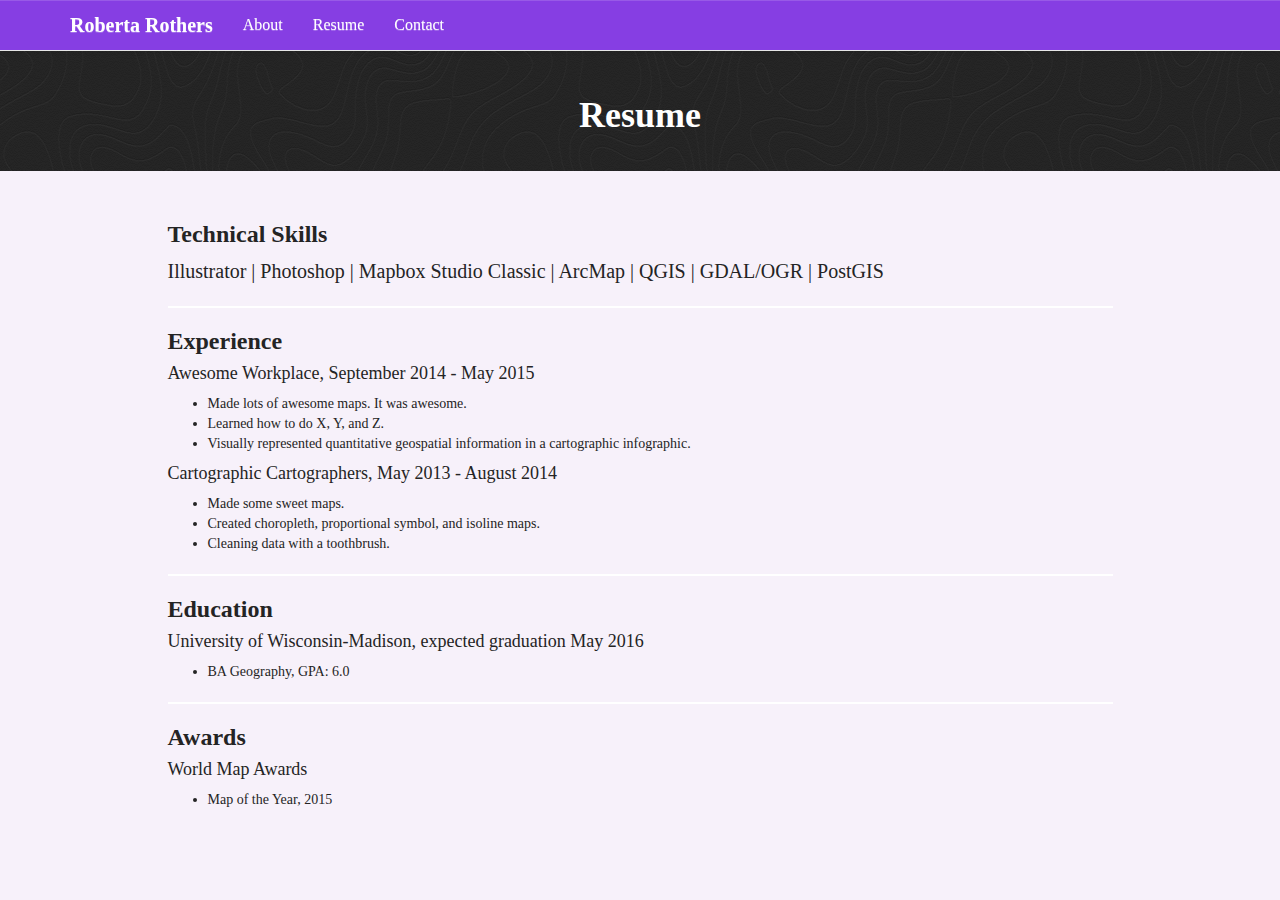
<file: resume.html>
<!DOCTYPE html>
<html lang="en">
	<head>
		<meta charset="utf-8">
		<meta name="viewport" content="width=device-width, initial-scale=1">
		<title>Roberta Rothers</title>
		<!-- <link href='https://fonts.googleapis.com/css?family=Montserrat:400,700' rel='stylesheet' type='text/css'> -->

		<!--put your Bootstrap stylesheet links below this comment and above style.css-->
		<link rel="stylesheet" href="css/bootstrap.min.css">
		<link rel="stylesheet" href="css/bootstrap-theme.min.css">
		<link rel="stylesheet" href="css/style.css">
		<!--[if IE<9]>
			<link rel="stylesheet" href="css/style.ie.css">
		<![endif]-->
	</head>

	<body>
		<nav class="navbar navbar-default navbar-fixed-top"> <!-- Create the navbar -->
      <div class="container">
        <div class="navbar-header"> <!-- Create the navbar -->
          <button type="button" class="navbar-toggle collapsed" data-toggle="collapse" data-target="#navbar" aria-expanded="false" aria-controls="navbar">
            <span class="sr-only">Toggle navigation</span>
						<span class="glyphicon glyphicon-menu-hamburger"></span><span class="mobile-menu"> Menu</span>
		      </button> <!-- Hamburger button for smaller devices -->
					<a class="navbar-brand" href="index.html">Roberta Rothers</a> <!-- Brand -->
		    </div>

		    <!-- Collect the nav links, forms, and other content for toggling -->
		    <div id="navbar" class="collapse navbar-collapse">
		      <ul class="nav navbar-nav">
		        <li><a href="about.html">About</a></li>
						<li><a href="resume.html">Resume</a></li>
		        <li><a href="contact.html">Contact</a></li>
		      </ul>
		    </div> <!--/.navbar-collapse -->
		  </div> <!--/.container -->
		</nav> <!--/navigation bar -->

		<div class="jumbotron">
      <div class="container">
        <h2>Resume</h2>
      </div>
    </div>

    <div class="container">
      <div class="row">
        <div class="col-md-10 col-md-offset-1 resume">
          <h3>Technical Skills</h3>
          <p>
            Illustrator | Photoshop | Mapbox Studio Classic | ArcMap | QGIS | GDAL/OGR | PostGIS
          </p>
          <hr>
          <h3>Experience</h3>
          <h4>Awesome Workplace, September 2014 - May 2015</h4>
          <ul>
            <li>Made lots of awesome maps. It was awesome.</li>
            <li>Learned how to do X, Y, and Z.</li>
            <li>Visually represented quantitative geospatial information in a cartographic infographic.</li>
          </ul>
          <h4>Cartographic Cartographers, May 2013 - August 2014</h4>
          <ul>
            <li>Made some sweet maps.</li>
            <li>Created choropleth, proportional symbol, and isoline maps.</li>
            <li>Cleaning data with a toothbrush.</li>
          </ul>
          <hr>
          <h3>Education</h3>
          <h4>University of Wisconsin-Madison, expected graduation May 2016</h4>
          <ul>
            <li>BA Geography, GPA: 6.0</li>
          </ul>
          <hr>
          <h3>Awards</h3>
          <h4>World Map Awards</h4>
          <ul>
            <li>Map of the Year, 2015</li>
          </ul>
        </div>

        </div>

      </div>

    </div>

		<!--put your external script links here-->
		<script type="text/javascript" src="lib/jquery-1.11.3.js"></script>
		<script type="text/javascript" src="lib/bootstrap.min.js"></script>
	</body>
</html>
</file>
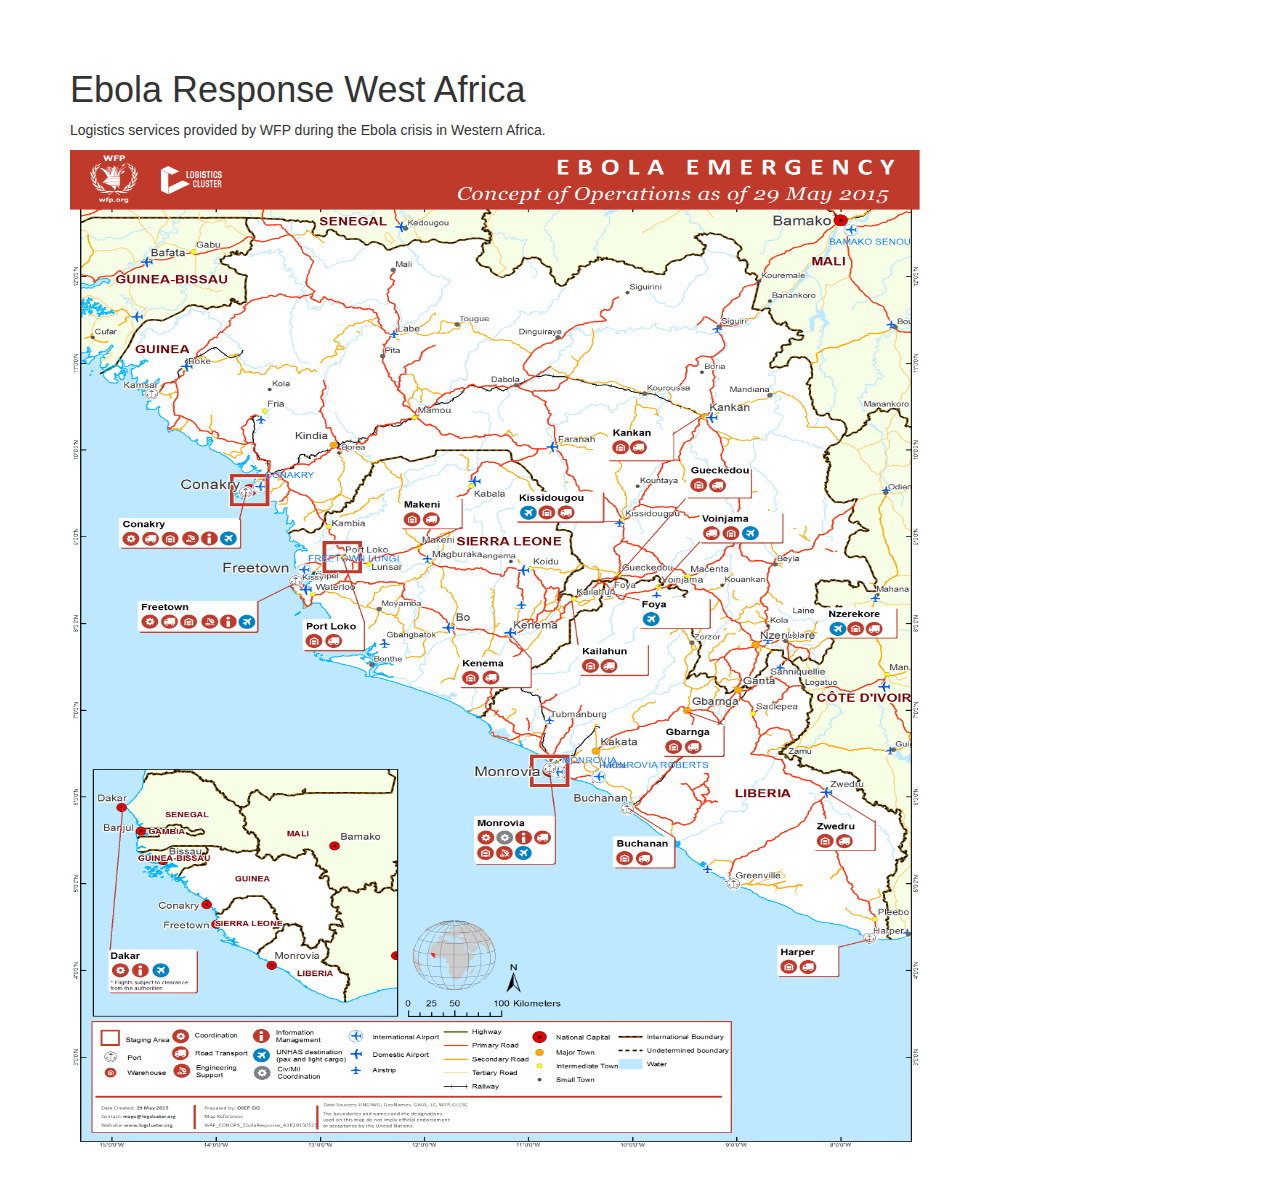
<file: portfolio/portfolioimages/EbolaResponse.html>
<!DOCTYPE html>
<html class="full" lang="en">
<!-- Make sure the <html> tag is set to the .full CSS class. Change the background image in the full.css file. -->

<head>

    <meta charset="utf-8">
    <meta http-equiv="X-UA-Compatible" content="IE=edge">
    <meta name="viewport" content="width=device-width, initial-scale=1">
    <meta name="description" content="">
    <meta name="author" content="">

    <title>Ebola Response</title>

    <!-- Bootstrap Core CSS -->
    <link href="css/bootstrap.min.css" rel="stylesheet">

    <!-- Custom CSS -->
    <link href="css/the-big-picture.css" rel="stylesheet">

    <!-- HTML5 Shim and Respond.js IE8 support of HTML5 elements and media queries -->
    <!-- WARNING: Respond.js doesn't work if you view the page via file:// -->
    <!--[if lt IE 9]>
        <script src="https://oss.maxcdn.com/libs/html5shiv/3.7.0/html5shiv.js"></script>
        <script src="https://oss.maxcdn.com/libs/respond.js/1.4.2/respond.min.js"></script>
    <![endif]-->

</head>

<body>

    <!-- Navigation -->
<!--     <nav class="navbar navbar-inverse navbar-fixed-bottom" role="navigation"> -->
<!--         <div class="container">
 -->            <!-- Brand and toggle get grouped for better mobile display -->
            <!-- <div class="navbar-header">
                <button type="button" class="navbar-toggle" data-toggle="collapse" data-target="#bs-example-navbar-collapse-1">
                    <span class="sr-only">Toggle navigation</span>
                    <span class="icon-bar"></span>
                    <span class="icon-bar"></span>
                    <span class="icon-bar"></span>
                </button>
                <a class="navbar-brand" href="#">Start Bootstrap</a>
            </div> -->
            <!-- Collect the nav links, forms, and other content for toggling -->
            <!-- <div class="collapse navbar-collapse" id="bs-example-navbar-collapse-1">
                <ul class="nav navbar-nav">
                    <li>
                        <a href="#">About</a>
                    </li>
                    <li>
                        <a href="#">Services</a>
                    </li>
                    <li>
                        <a href="#">Contact</a>
                    </li>
                </ul>
            </div> -->
            <!-- /.navbar-collapse -->
        <!-- </div> -->
        <!-- /.container -->
    </nav>

    <!-- Page Content -->
    <div class="container">
        <div class="row">
            <div class="col-md-6 col-sm-12">
                <h1>Ebola Response West Africa</h1>
				<p>Logistics services provided by WFP during the Ebola crisis in Western Africa.</p>
				<img src = "img/EbolaResponse.png" width="850px" height = "1000px" />
            </div>
        </div>
        <!-- /.row -->
    </div>
    <!-- /.container -->

    <!-- jQuery -->
    <script src="js/jquery.js"></script>

    <!-- Bootstrap Core JavaScript -->
    <script src="js/bootstrap.min.js"></script>

</body>

</html>
</file>
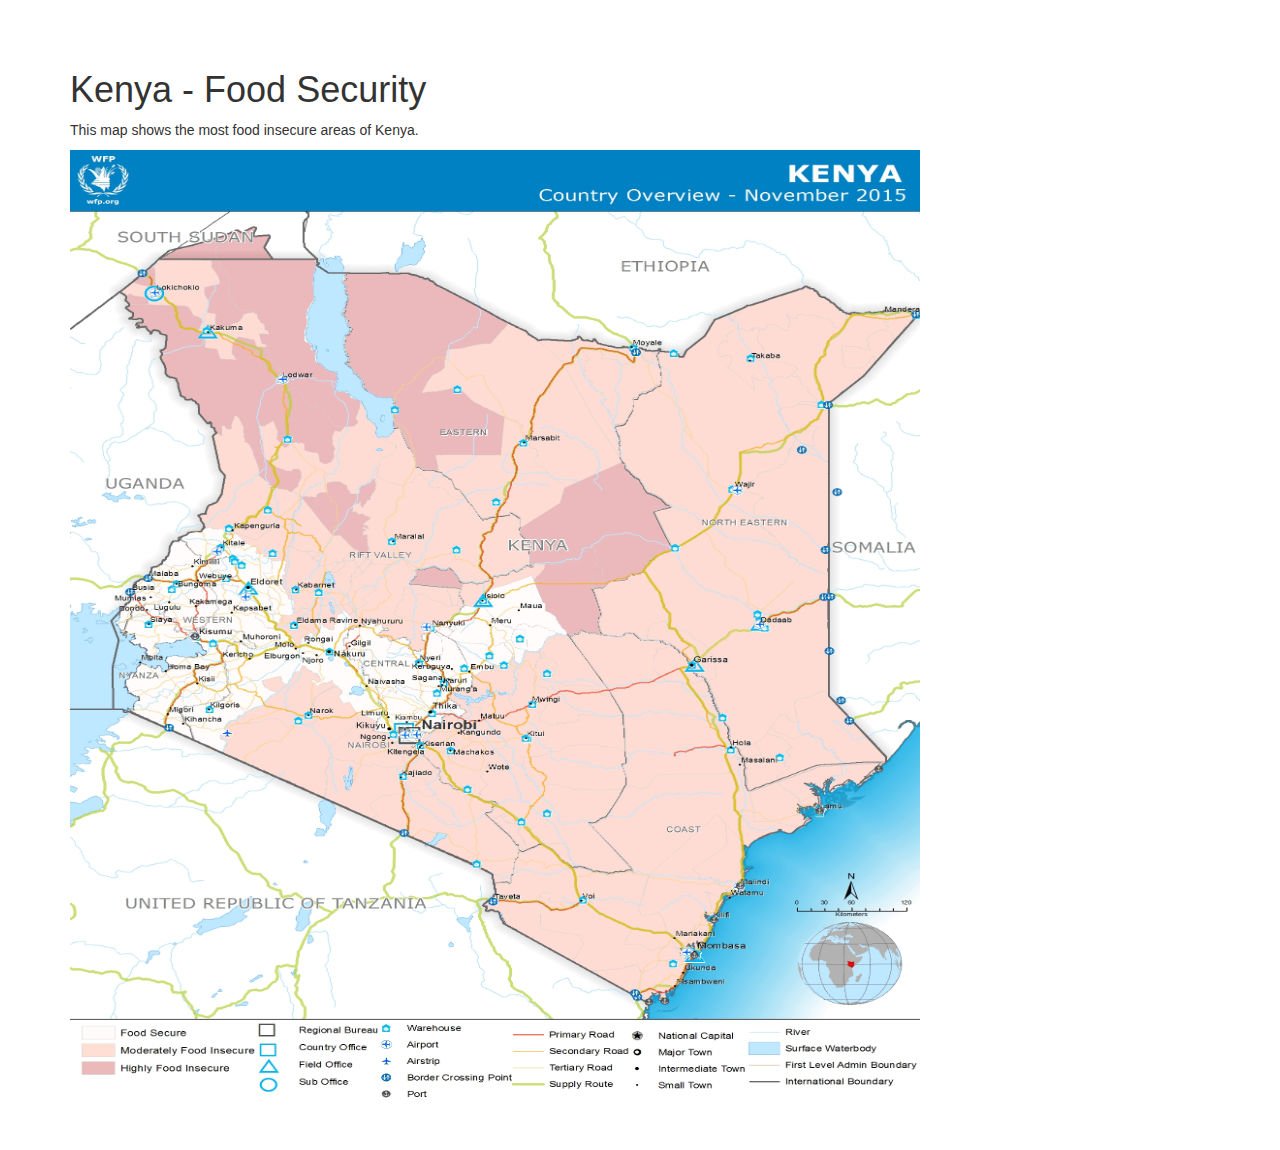
<file: portfolio/portfolioimages/Map for Rodney.html>
<!DOCTYPE html>
<html class="full" lang="en">
<!-- Make sure the <html> tag is set to the .full CSS class. Change the background image in the full.css file. -->

<head>

    <meta charset="utf-8">
    <meta http-equiv="X-UA-Compatible" content="IE=edge">
    <meta name="viewport" content="width=device-width, initial-scale=1">
    <meta name="description" content="">
    <meta name="author" content="">

    <title>Kenya - Food Security</title>

    <!-- Bootstrap Core CSS -->
    <link href="css/bootstrap.min.css" rel="stylesheet">

    <!-- Custom CSS -->
    <link href="css/the-big-picture.css" rel="stylesheet">

    <!-- HTML5 Shim and Respond.js IE8 support of HTML5 elements and media queries -->
    <!-- WARNING: Respond.js doesn't work if you view the page via file:// -->
    <!--[if lt IE 9]>
        <script src="https://oss.maxcdn.com/libs/html5shiv/3.7.0/html5shiv.js"></script>
        <script src="https://oss.maxcdn.com/libs/respond.js/1.4.2/respond.min.js"></script>
    <![endif]-->

</head>

<body>

    <!-- Navigation -->
<!--     <nav class="navbar navbar-inverse navbar-fixed-bottom" role="navigation"> -->
<!--         <div class="container">
 -->            <!-- Brand and toggle get grouped for better mobile display -->
            <!-- <div class="navbar-header">
                <button type="button" class="navbar-toggle" data-toggle="collapse" data-target="#bs-example-navbar-collapse-1">
                    <span class="sr-only">Toggle navigation</span>
                    <span class="icon-bar"></span>
                    <span class="icon-bar"></span>
                    <span class="icon-bar"></span>
                </button>
                <a class="navbar-brand" href="#">Start Bootstrap</a>
            </div> -->
            <!-- Collect the nav links, forms, and other content for toggling -->
            <!-- <div class="collapse navbar-collapse" id="bs-example-navbar-collapse-1">
                <ul class="nav navbar-nav">
                    <li>
                        <a href="#">About</a>
                    </li>
                    <li>
                        <a href="#">Services</a>
                    </li>
                    <li>
                        <a href="#">Contact</a>
                    </li>
                </ul>
            </div> -->
            <!-- /.navbar-collapse -->
        <!-- </div> -->
        <!-- /.container -->
    </nav>

    <!-- Page Content -->
    <div class="container">
        <div class="row">
            <div class="col-md-6 col-sm-12">
                <h1>Kenya - Food Security </h1>
				<p>This map shows the most food insecure areas of Kenya.</p>
				<img src = "img/Map for Rodney.jpg" width="850px" height = "950px" />
            </div>
        </div>
        <!-- /.row -->
    </div>
    <!-- /.container -->

    <!-- jQuery -->
    <script src="js/jquery.js"></script>

    <!-- Bootstrap Core JavaScript -->
    <script src="js/bootstrap.min.js"></script>

</body>

</html>
</file>
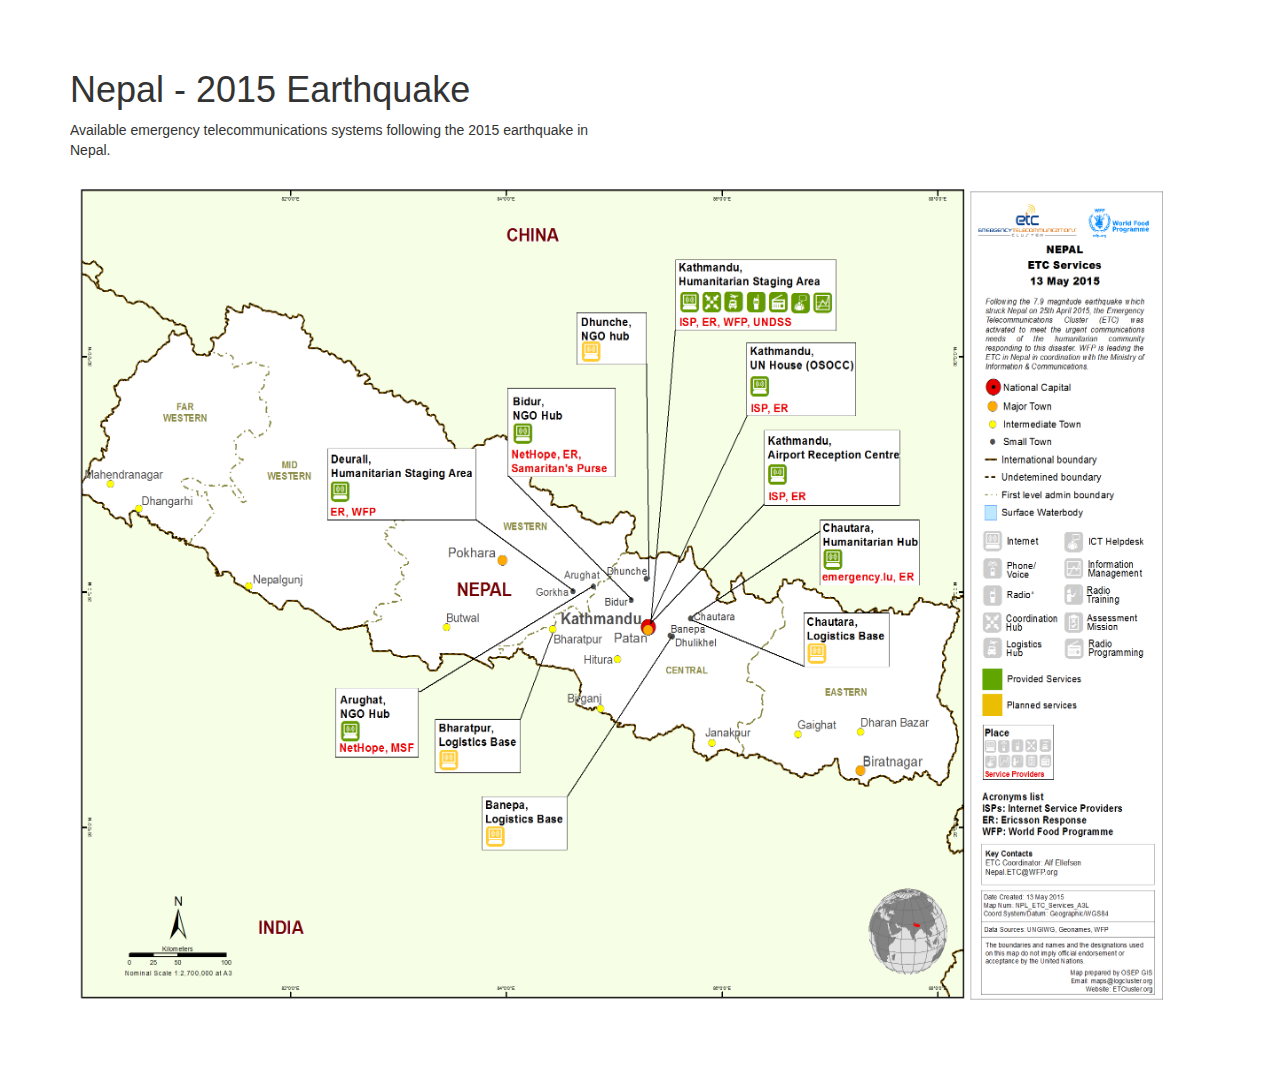
<file: portfolio/portfolioimages/NPL_ETC_Services.html>
<!DOCTYPE html>
<html class="full" lang="en">
<!-- Make sure the <html> tag is set to the .full CSS class. Change the background image in the full.css file. -->

<head>

    <meta charset="utf-8">
    <meta http-equiv="X-UA-Compatible" content="IE=edge">
    <meta name="viewport" content="width=device-width, initial-scale=1">
    <meta name="description" content="">
    <meta name="author" content="">

    <title>Nepal - 2015 Earthquake</title>

    <!-- Bootstrap Core CSS -->
    <link href="css/bootstrap.min.css" rel="stylesheet">

    <!-- Custom CSS -->
    <link href="css/the-big-picture.css" rel="stylesheet">

    <!-- HTML5 Shim and Respond.js IE8 support of HTML5 elements and media queries -->
    <!-- WARNING: Respond.js doesn't work if you view the page via file:// -->
    <!--[if lt IE 9]>
        <script src="https://oss.maxcdn.com/libs/html5shiv/3.7.0/html5shiv.js"></script>
        <script src="https://oss.maxcdn.com/libs/respond.js/1.4.2/respond.min.js"></script>
    <![endif]-->

</head>

<body>

    <!-- Navigation -->
<!--     <nav class="navbar navbar-inverse navbar-fixed-bottom" role="navigation"> -->
<!--         <div class="container">
 -->            <!-- Brand and toggle get grouped for better mobile display -->
            <!-- <div class="navbar-header">
                <button type="button" class="navbar-toggle" data-toggle="collapse" data-target="#bs-example-navbar-collapse-1">
                    <span class="sr-only">Toggle navigation</span>
                    <span class="icon-bar"></span>
                    <span class="icon-bar"></span>
                    <span class="icon-bar"></span>
                </button>
                <a class="navbar-brand" href="#">Start Bootstrap</a>
            </div> -->
            <!-- Collect the nav links, forms, and other content for toggling -->
            <!-- <div class="collapse navbar-collapse" id="bs-example-navbar-collapse-1">
                <ul class="nav navbar-nav">
                    <li>
                        <a href="#">About</a>
                    </li>
                    <li>
                        <a href="#">Services</a>
                    </li>
                    <li>
                        <a href="#">Contact</a>
                    </li>
                </ul>
            </div> -->
            <!-- /.navbar-collapse -->
        <!-- </div> -->
        <!-- /.container -->
    </nav>

    <!-- Page Content -->
    <div class="container">
        <div class="row">
            <div class="col-md-6 col-sm-12">
                <h1>Nepal - 2015 Earthquake</h1>
                <p> Available emergency telecommunications systems following the 2015 earthquake in Nepal.</p>
				<img src = "img/NPL_ETC_Services.png" width="1100px" height = "850px" />

            </div>
        </div>
        <!-- /.row -->
    </div>
    <!-- /.container -->

    <!-- jQuery -->
    <script src="js/jquery.js"></script>

    <!-- Bootstrap Core JavaScript -->
    <script src="js/bootstrap.min.js"></script>

</body>

</html>
</file>
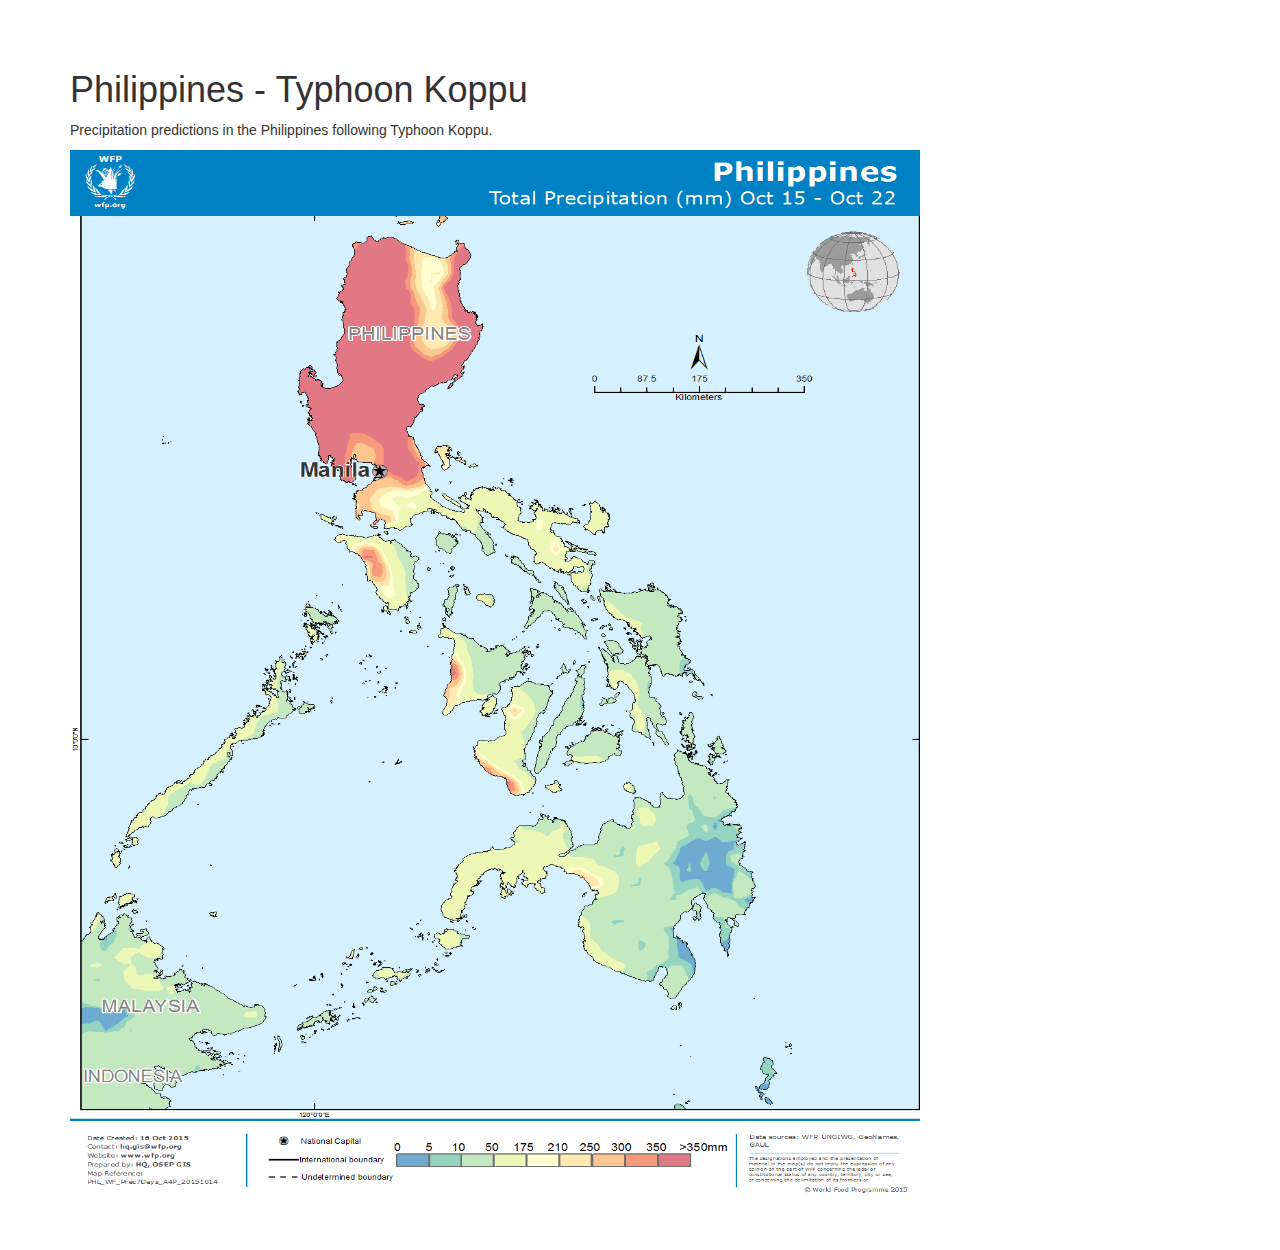
<file: portfolio/portfolioimages/PHL_WF_Prec7Days_.html>
<!DOCTYPE html>
<html class="full" lang="en">
<!-- Make sure the <html> tag is set to the .full CSS class. Change the background image in the full.css file. -->

<head>

    <meta charset="utf-8">
    <meta http-equiv="X-UA-Compatible" content="IE=edge">
    <meta name="viewport" content="width=device-width, initial-scale=1">
    <meta name="description" content="">
    <meta name="author" content="">

    <title>Philippines - Typhoon Koppu</title>

    <!-- Bootstrap Core CSS -->
    <link href="css/bootstrap.min.css" rel="stylesheet">

    <!-- Custom CSS -->
    <link href="css/the-big-picture.css" rel="stylesheet">

    <!-- HTML5 Shim and Respond.js IE8 support of HTML5 elements and media queries -->
    <!-- WARNING: Respond.js doesn't work if you view the page via file:// -->
    <!--[if lt IE 9]>
        <script src="https://oss.maxcdn.com/libs/html5shiv/3.7.0/html5shiv.js"></script>
        <script src="https://oss.maxcdn.com/libs/respond.js/1.4.2/respond.min.js"></script>
    <![endif]-->

</head>

<body>

    <!-- Navigation -->
<!--     <nav class="navbar navbar-inverse navbar-fixed-bottom" role="navigation"> -->
<!--         <div class="container">
 -->            <!-- Brand and toggle get grouped for better mobile display -->
            <!-- <div class="navbar-header">
                <button type="button" class="navbar-toggle" data-toggle="collapse" data-target="#bs-example-navbar-collapse-1">
                    <span class="sr-only">Toggle navigation</span>
                    <span class="icon-bar"></span>
                    <span class="icon-bar"></span>
                    <span class="icon-bar"></span>
                </button>
                <a class="navbar-brand" href="#">Start Bootstrap</a>
            </div> -->
            <!-- Collect the nav links, forms, and other content for toggling -->
            <!-- <div class="collapse navbar-collapse" id="bs-example-navbar-collapse-1">
                <ul class="nav navbar-nav">
                    <li>
                        <a href="#">About</a>
                    </li>
                    <li>
                        <a href="#">Services</a>
                    </li>
                    <li>
                        <a href="#">Contact</a>
                    </li>
                </ul>
            </div> -->
            <!-- /.navbar-collapse -->
        <!-- </div> -->
        <!-- /.container -->
    </nav>

    <!-- Page Content -->
    <div class="container">
        <div class="row">
            <div class="col-md-6 col-sm-12">
                <h1>Philippines - Typhoon Koppu</h1>
				<p>Precipitation predictions in the Philippines following Typhoon Koppu.</p>
				<img src = "img/PHL_WF_Prec7Days_.png" width="850px" height = "1050px" />
            </div>
        </div>
        <!-- /.row -->
    </div>
    <!-- /.container -->

    <!-- jQuery -->
    <script src="js/jquery.js"></script>

    <!-- Bootstrap Core JavaScript -->
    <script src="js/bootstrap.min.js"></script>

</body>

</html>
</file>
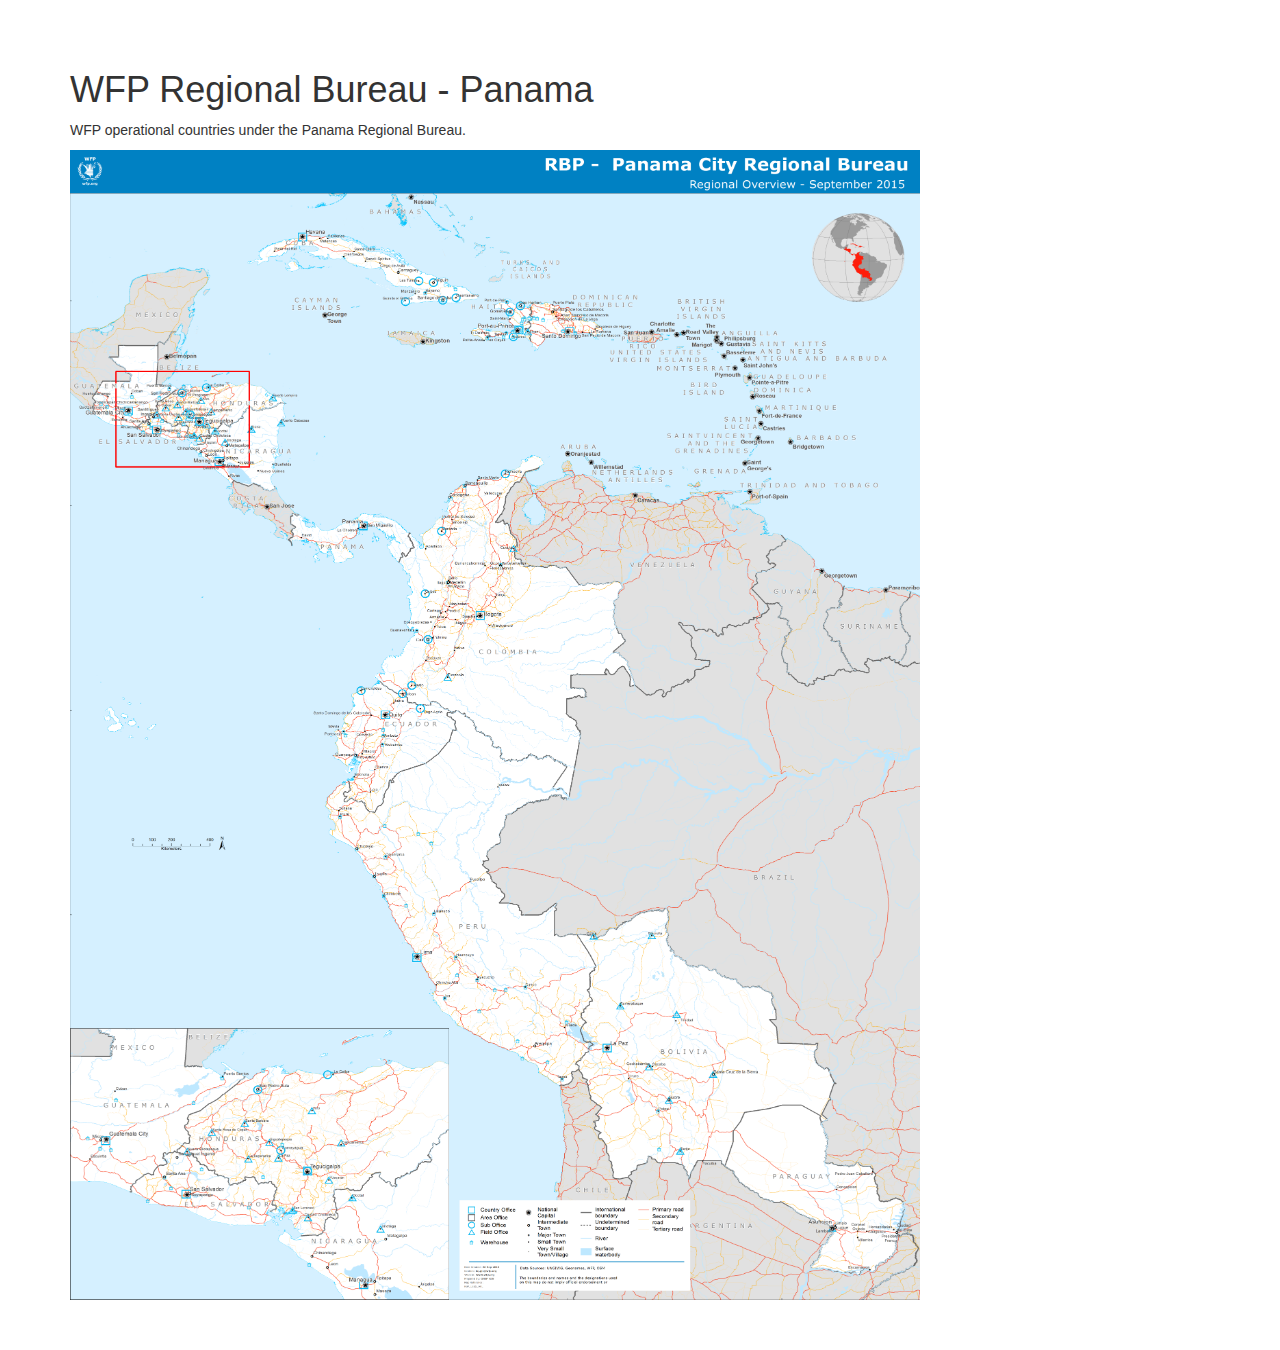
<file: portfolio/portfolioimages/RBP_LESS.html>
<!DOCTYPE html>
<html class="full" lang="en">
<!-- Make sure the <html> tag is set to the .full CSS class. Change the background image in the full.css file. -->

<head>

    <meta charset="utf-8">
    <meta http-equiv="X-UA-Compatible" content="IE=edge">
    <meta name="viewport" content="width=device-width, initial-scale=1">
    <meta name="description" content="">
    <meta name="author" content="">

    <title>WFP - Panama Regional Bureau</title>

    <!-- Bootstrap Core CSS -->
    <link href="css/bootstrap.min.css" rel="stylesheet">

    <!-- Custom CSS -->
    <link href="css/the-big-picture.css" rel="stylesheet">

    <!-- HTML5 Shim and Respond.js IE8 support of HTML5 elements and media queries -->
    <!-- WARNING: Respond.js doesn't work if you view the page via file:// -->
    <!--[if lt IE 9]>
        <script src="https://oss.maxcdn.com/libs/html5shiv/3.7.0/html5shiv.js"></script>
        <script src="https://oss.maxcdn.com/libs/respond.js/1.4.2/respond.min.js"></script>
    <![endif]-->

</head>

<body>

    <!-- Navigation -->
<!--     <nav class="navbar navbar-inverse navbar-fixed-bottom" role="navigation"> -->
<!--         <div class="container">
 -->            <!-- Brand and toggle get grouped for better mobile display -->
            <!-- <div class="navbar-header">
                <button type="button" class="navbar-toggle" data-toggle="collapse" data-target="#bs-example-navbar-collapse-1">
                    <span class="sr-only">Toggle navigation</span>
                    <span class="icon-bar"></span>
                    <span class="icon-bar"></span>
                    <span class="icon-bar"></span>
                </button>
                <a class="navbar-brand" href="#">Start Bootstrap</a>
            </div> -->
            <!-- Collect the nav links, forms, and other content for toggling -->
            <!-- <div class="collapse navbar-collapse" id="bs-example-navbar-collapse-1">
                <ul class="nav navbar-nav">
                    <li>
                        <a href="#">About</a>
                    </li>
                    <li>
                        <a href="#">Services</a>
                    </li>
                    <li>
                        <a href="#">Contact</a>
                    </li>
                </ul>
            </div> -->
            <!-- /.navbar-collapse -->
        <!-- </div> -->
        <!-- /.container -->
    </nav>

    <!-- Page Content -->
    <div class="container">
        <div class="row">
            <div class="col-md-6 col-sm-12">
                <h1>WFP Regional Bureau - Panama</h1>
				<p>WFP operational countries under the Panama Regional Bureau. </p>
				<img src = "img/RBP_LESS.png" width="850px" height = "1150px" />
            </div>
        </div>
        <!-- /.row -->
    </div>
    <!-- /.container -->

    <!-- jQuery -->
    <script src="js/jquery.js"></script>

    <!-- Bootstrap Core JavaScript -->
    <script src="js/bootstrap.min.js"></script>

</body>

</html>
</file>
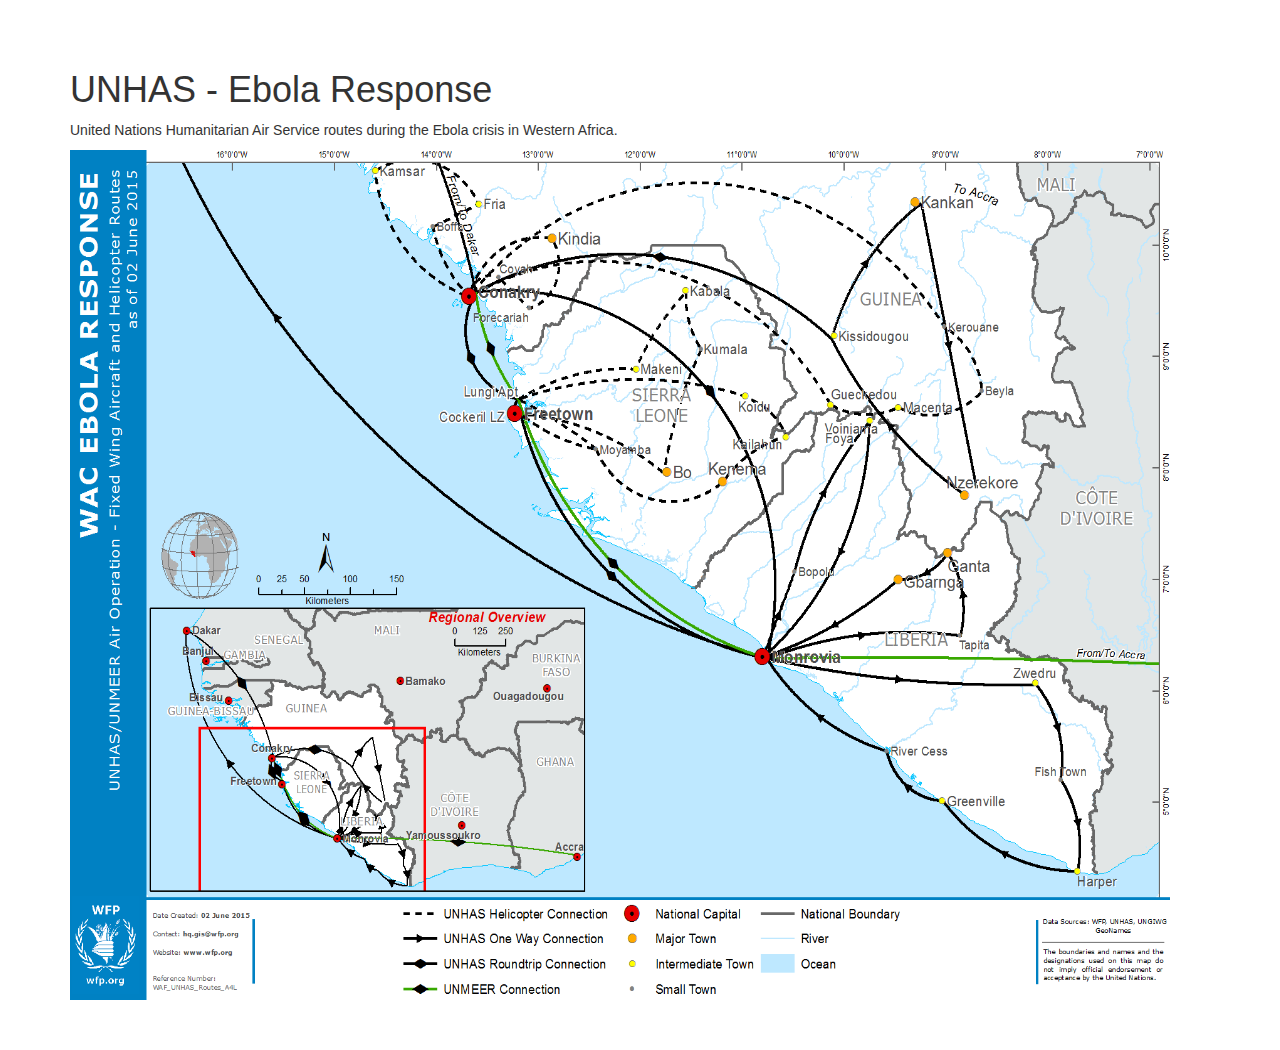
<file: portfolio/portfolioimages/UNHAS_Routes.html>
<!DOCTYPE html>
<html class="full" lang="en">
<!-- Make sure the <html> tag is set to the .full CSS class. Change the background image in the full.css file. -->

<head>

    <meta charset="utf-8">
    <meta http-equiv="X-UA-Compatible" content="IE=edge">
    <meta name="viewport" content="width=device-width, initial-scale=1">
    <meta name="description" content="">
    <meta name="author" content="">

    <title>WFP UNHAS Routes</title>

    <!-- Bootstrap Core CSS -->
    <link href="css/bootstrap.min.css" rel="stylesheet">

    <!-- Custom CSS -->
    <link href="css/the-big-picture.css" rel="stylesheet">

    <!-- HTML5 Shim and Respond.js IE8 support of HTML5 elements and media queries -->
    <!-- WARNING: Respond.js doesn't work if you view the page via file:// -->
    <!--[if lt IE 9]>
        <script src="https://oss.maxcdn.com/libs/html5shiv/3.7.0/html5shiv.js"></script>
        <script src="https://oss.maxcdn.com/libs/respond.js/1.4.2/respond.min.js"></script>
    <![endif]-->

</head>

<body>

    <!-- Navigation -->
<!--     <nav class="navbar navbar-inverse navbar-fixed-bottom" role="navigation"> -->
<!--         <div class="container">
 -->            <!-- Brand and toggle get grouped for better mobile display -->
            <!-- <div class="navbar-header">
                <button type="button" class="navbar-toggle" data-toggle="collapse" data-target="#bs-example-navbar-collapse-1">
                    <span class="sr-only">Toggle navigation</span>
                    <span class="icon-bar"></span>
                    <span class="icon-bar"></span>
                    <span class="icon-bar"></span>
                </button>
                <a class="navbar-brand" href="#">Start Bootstrap</a>
            </div> -->
            <!-- Collect the nav links, forms, and other content for toggling -->
            <!-- <div class="collapse navbar-collapse" id="bs-example-navbar-collapse-1">
                <ul class="nav navbar-nav">
                    <li>
                        <a href="#">About</a>
                    </li>
                    <li>
                        <a href="#">Services</a>
                    </li>
                    <li>
                        <a href="#">Contact</a>
                    </li>
                </ul>
            </div> -->
            <!-- /.navbar-collapse -->
        <!-- </div> -->
        <!-- /.container -->
    </nav>

    <!-- Page Content -->
    <div class="container">
        <div class="row">
            <div class="col-md-6 col-sm-12">
                <h1>UNHAS - Ebola Response</h1>
                <p> United Nations Humanitarian Air Service routes during the Ebola crisis in Western Africa.</p>
				<img src = "img/UNHAS_Routes.png" width="1100px" height = "850px" />

            </div>
        </div>
        <!-- /.row -->
    </div>
    <!-- /.container -->

    <!-- jQuery -->
    <script src="js/jquery.js"></script>

    <!-- Bootstrap Core JavaScript -->
    <script src="js/bootstrap.min.js"></script>

</body>

</html>
</file>
<file: css/style.css>
/***** NAVBAR *****/
.navbar-default {
  background-color: #863ee3;
  border-radius: 0;
  background-image: none;
}

/* Navbar title */
.navbar-default .navbar-brand {
  color: white;
  font-size: 20px;
  font-weight: bold;
}

/* Navbar hover effects */
.navbar-default .navbar-brand:hover,
.navbar-default .navbar-brand:focus,
.navbar-default .navbar-nav > li > a:hover,
.navbar-default .navbar-nav > li > a:focus {
    color: #ebd122;
}

/* Navbar links */
.navbar-default .navbar-nav > li > a {
  color: #fff;
  font-size: 16px;
}

/* Navbar collapsed styles */
.navbar-header .navbar-toggle {
  color: #fff;
}

.navbar-header .navbar-toggle:hover,
.navbar-header .navbar-toggle:focus {
  background-color: #ebd122;
  color: #242424;
}

/*** Portfolio pieces ***/
.portfolio-thumbnail {
  background-color: #fff;
  border-color: #863ee3;
  border-width: 2px;
  width: 95%;
}

.portfolio-thumbnail:hover {
  border-color: #ebd122;
}

.portfolio-title {
  font-weight: bold;
}

.portfolio-description {
}

.portfolio-image {
}

#about-world {
  max-height: 200px;
}

.resume h3 {
  font-weight: bold;
}

hr {
  border-color: white;
  border-width: 2px;
}

p {
  font-size: 20px;
}

a {
  color: #863ee3;
}

a:hover {
  color: #ebd122;
}

.jumbotron {
  background-image: url("../assets/contour-lines.png");
  text-align: center;
  color: #fff;
  padding: 2%;
}

.jumbotron h2 {
  font-size: 36px;
  font-weight: bold;
}

body {
  padding-top: 50px;
  font-family: 'Georgia', serif;
  background-color: #f7f1fa;
  color: #242424;
}
</file>
<file: portfolio/portfolioimages/css/the-big-picture.css>
/*!
 * Start Bootstrap - The Big Picture (http://startbootstrap.com/)
 * Copyright 2013-2016 Start Bootstrap
 * Licensed under MIT (https://github.com/BlackrockDigital/startbootstrap/blob/gh-pages/LICENSE)
 */

body {
	margin-top: 50px;
	margin-bottom: 50px;
	background: none;
}

.full {
  background: url(http://placehold.it/1920x1080) no-repeat center center fixed; 
  -webkit-background-size: cover;
  -moz-background-size: cover;
  -o-background-size: cover;
  background-size: cover;
}
</file>
